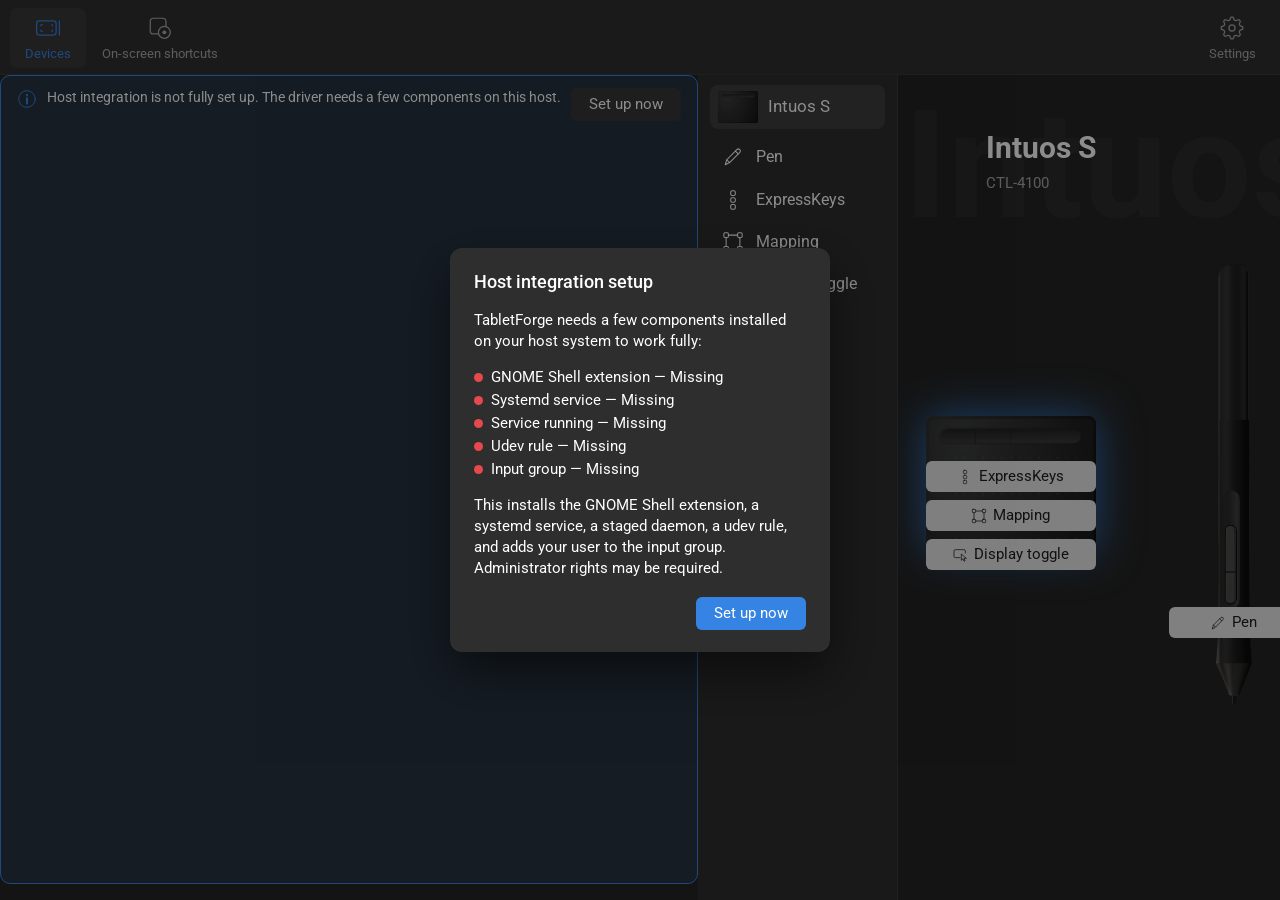
<file: ui/index.html>
<!doctype html>
<html lang="es">
<head>
  <meta charset="utf-8">
  <meta name="viewport" content="width=device-width, initial-scale=1">
  <title>TabletForge</title>
  <link rel="stylesheet" href="style.css">
  <link rel="stylesheet" href="select.css">
</head>
<body>
  <header class="toolbar">
    <nav class="toolbar-group">
      <a class="tool" data-route="devices" href="#/devices"><i class="icon" style="--icon: url(assets/icons/nav-devices.svg)"></i><span data-t="Devices"></span></a>
      <a class="tool" data-route="shortcuts" href="#/shortcuts"><i class="icon" style="--icon: url(assets/icons/nav-shortcuts.svg)"></i><span data-t="On-screen shortcuts"></span></a>
    </nav>
    <nav class="toolbar-group">
      <a class="tool" data-route="settings" href="#/settings"><i class="icon" style="--icon: url(assets/icons/nav-settings.svg)"></i><span data-t="Settings"></span></a>
    </nav>
  </header>
  <main id="view"></main>
  <div id="toast" role="status" hidden></div>
  <script src="app.js"></script>
</body>
</html>
</file>
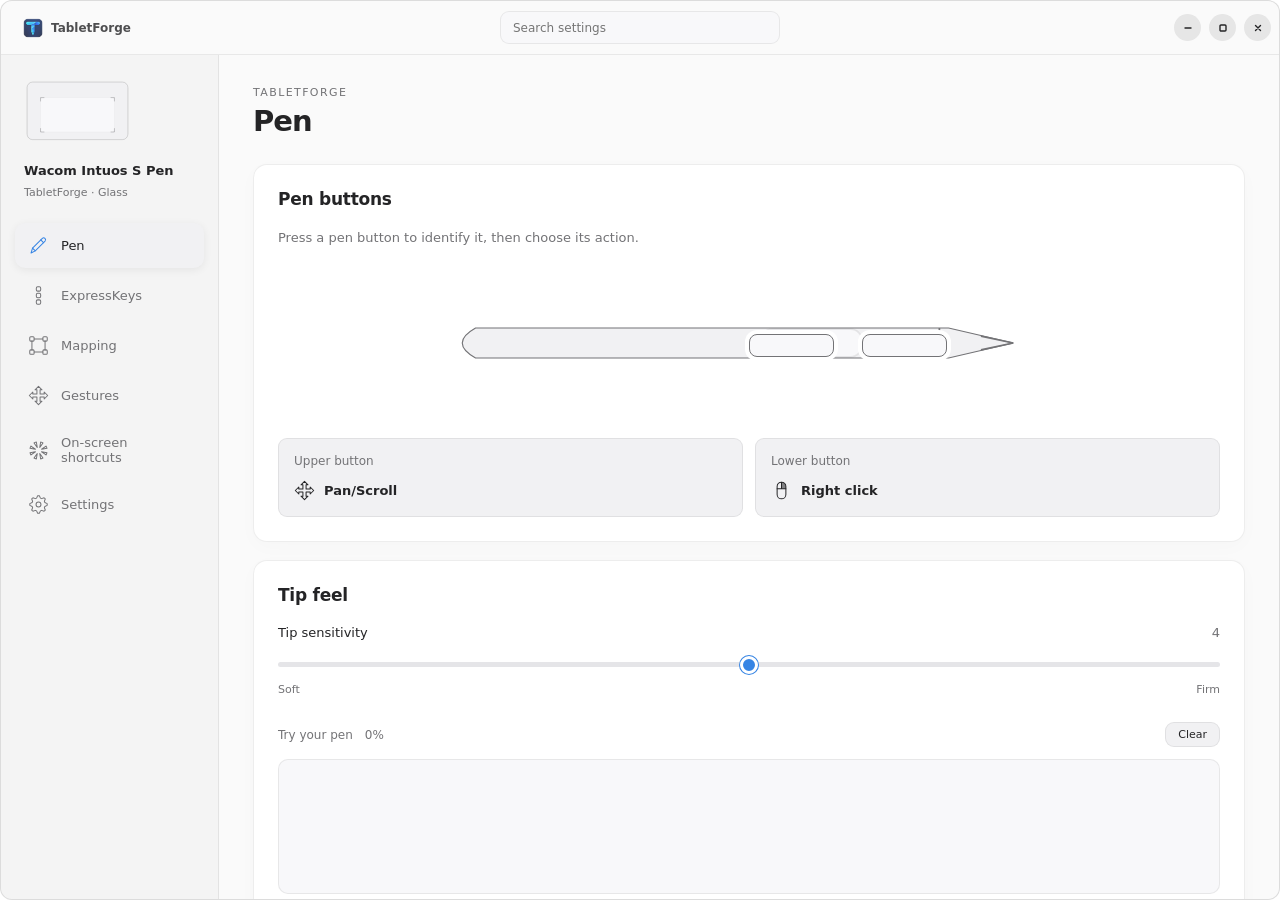
<file: ui/glass.html>
<!doctype html>
<html lang="en">
  <head>
    <meta charset="UTF-8" />
    <meta name="viewport" content="width=device-width, initial-scale=1" />
    <title>TabletForge · Glass</title>
    <link rel="stylesheet" href="frame.css" />
    <link rel="stylesheet" href="glass.css" />
    <link rel="stylesheet" href="select.css" />
  </head>
  <body>
    <div id="glass"></div>
    <div id="toast" role="status" hidden></div>
    <script src="app.js"></script>
    <script src="glass.js"></script>
  </body>
</html>
</file>
<file: ui/style.css>
/* Roboto (SIL Open Font License, assets/fonts/OFL.txt), from Fontsource. */
@font-face {
  font-family: "Roboto";
  font-style: normal;
  font-display: swap;
  font-weight: 100 900;
  src: url("assets/fonts/roboto-cyrillic-wght-normal.woff2") format("woff2");
  unicode-range: U+0301,U+0400-045F,U+0490-0491,U+04B0-04B1,U+2116;
}
@font-face {
  font-family: "Roboto";
  font-style: normal;
  font-display: swap;
  font-weight: 100 900;
  src: url("assets/fonts/roboto-latin-ext-wght-normal.woff2") format("woff2");
  unicode-range: U+0100-02BA,U+02BD-02C5,U+02C7-02CC,U+02CE-02D7,U+02DD-02FF,U+0304,U+0308,U+0329,U+1D00-1DBF,U+1E00-1E9F,U+1EF2-1EFF,U+2020,U+20A0-20AB,U+20AD-20C0,U+2113,U+2C60-2C7F,U+A720-A7FF;
}
@font-face {
  font-family: "Roboto";
  font-style: normal;
  font-display: swap;
  font-weight: 100 900;
  src: url("assets/fonts/roboto-latin-wght-normal.woff2") format("woff2");
  unicode-range: U+0000-00FF,U+0131,U+0152-0153,U+02BB-02BC,U+02C6,U+02DA,U+02DC,U+0304,U+0308,U+0329,U+2000-206F,U+20AC,U+2122,U+2191,U+2193,U+2212,U+2215,U+FEFF,U+FFFD;
}

:root {
  /* Neutral greys and accent from GNOME's Adwaita dark palette. */
  --bg: #242424;
  --bar: #303030;
  --line: #3a3a3a;
  --panel: #2e2e2e;
  --view: #1e1e1e;
  --raised: #383838;
  --raised-hover: #444444;
  --track: #4a4a4a;
  --text: #ffffff;
  --muted: #a8a8a8;
  --faint: #707070;
  --accent: #3584e4;
  --accent-strong: #3584e4;
  --chip: #e8e8e8;
  --chip-text: #1e1e1e;
  --sidebar: #2e2e2e;
  --radius: 8px;
  color-scheme: dark;
}

* { box-sizing: border-box; }
html, body { height: 100%; margin: 0; }
body {
  display: flex;
  flex-direction: column;
  background: var(--bg);
  color: var(--text);
  font: 15px/1.4 "Roboto", system-ui, sans-serif;
  user-select: none;
  overflow: hidden;
}
button { font: inherit; color: inherit; }

.icon {
  display: inline-block;
  width: 26px;
  height: 26px;
  background: currentColor;
  -webkit-mask: var(--icon) center / contain no-repeat;
  mask: var(--icon) center / contain no-repeat;
}

/* Toolbar */
.toolbar {
  display: flex;
  justify-content: space-between;
  align-items: center;
  padding: 8px 10px 6px;
  background: var(--bar);
  border-bottom: 1px solid var(--line);
}
.toolbar-group { display: flex; gap: 4px; }
.tool {
  display: flex;
  flex-direction: column;
  align-items: center;
  gap: 4px;
  min-width: 76px;
  padding: 7px 12px 5px;
  border-radius: var(--radius);
  color: var(--muted);
  text-decoration: none;
  font-size: 13px;
}
.tool:hover { color: var(--text); }
.tool.active { background: var(--raised); color: var(--accent); }

#view { flex: 1; display: flex; min-height: 0; }

/* Sidebar */
.sidebar {
  flex: 0 0 200px;
  display: flex;
  flex-direction: column;
  gap: 2px;
  padding: 10px 12px;
  background: var(--sidebar);
  border-right: 1px solid var(--line);
  overflow-y: auto;
}
.side-device {
  display: flex;
  align-items: center;
  gap: 10px;
  padding: 6px 8px;
  margin-bottom: 6px;
  border-radius: var(--radius);
  background: rgba(255, 255, 255, .08);
  font-size: 17px;
}
.side-device img { width: 40px; height: 32px; object-fit: contain; }
.side-heading {
  display: flex;
  align-items: center;
  gap: 8px;
  padding: 10px 6px 4px;
  font-size: 15px;
}
.side-heading::before { content: "⌄"; color: var(--muted); font-size: 13px; }
.side-item {
  display: flex;
  align-items: center;
  gap: 12px;
  padding: 9px 12px;
  border-radius: var(--radius);
  color: var(--text);
  text-decoration: none;
  font-size: 16px;
}
.side-item.sub { padding-left: 26px; font-size: 15px; }
.side-item:hover { background: rgba(255, 255, 255, .06); }
.side-item.active { background: var(--accent-strong); }
.side-item .icon { width: 22px; height: 22px; flex: none; color: var(--text); }
.side-item.dim { color: var(--muted); }

/* Content */
.content { position: relative; flex: 1; min-width: 0; overflow: auto; padding: 22px 28px; }
.watermark {
  position: absolute;
  top: -14px;
  left: 6px;
  font-size: 150px;
  font-weight: 700;
  color: #2b2b2b;
  white-space: nowrap;
  pointer-events: none;
  /* Decoration only: clipped at the page edge instead of widening it. */
  max-width: calc(100% - 6px);
  overflow: hidden;
}
.page-title { position: relative; margin: 30px 0 4px 60px; font-size: 30px; font-weight: 700; }
.page-sub { position: relative; margin-left: 60px; color: var(--muted); }

.chip {
  display: inline-flex;
  align-items: center;
  justify-content: center;
  gap: 6px;
  min-width: 170px;
  padding: 5px 14px;
  border: 0;
  border-radius: 6px;
  background: var(--chip);
  color: var(--chip-text);
  font-size: 15px;
  text-decoration: none;
  cursor: pointer;
}
.chip .icon { width: 16px; height: 16px; }
.button {
  padding: 6px 18px;
  border: 0;
  border-radius: 6px;
  background: var(--raised);
  cursor: pointer;
}
.button:hover { background: var(--raised-hover); }
.button.primary { background: var(--accent); }
.corner { position: absolute; right: 30px; bottom: 26px; }

/* Device overview */
.overview { display: flex; align-items: center; justify-content: center; gap: 120px; margin-top: 70px; }
.tablet { position: relative; width: 400px; }
.tablet img { width: 100%; display: block; }
.tablet.glow .tablet-art { filter: drop-shadow(0 0 22px rgba(53, 132, 228, .8)); }
.tablet .chips {
  position: absolute;
  inset: 33% 0 auto;
  display: flex;
  flex-direction: column;
  align-items: center;
  gap: 8px;
}
.pen-figure { position: relative; height: 440px; }
.pen-figure img { height: 100%; }
.pen-figure .chip { position: absolute; left: 50%; top: 78%; transform: translateX(-50%); min-width: 130px; }

/* Pen page */
.pen-page { display: flex; justify-content: center; gap: clamp(20px, 4vw, 70px); height: 100%; }
.pen-callouts { position: relative; width: min(420px, 34vw); height: min(560px, calc(100vh - 150px)); flex: 0 1 auto; min-width: 250px; }
.pen-callouts > img { position: absolute; right: 12%; top: 0; height: 100%; }
.callout { position: absolute; right: 52px; display: flex; align-items: center; transform: translateY(-50%); }
.callout button {
  background: none;
  border: 0;
  padding: 2px 6px;
  border-radius: 6px;
  font-size: 16px;
  cursor: pointer;
  /* Long labels wrap instead of running off a narrow window. */
  max-width: 160px;
  text-align: right;
  line-height: 1.25;
}
.callout button:hover { background: rgba(255, 255, 255, .08); }
.callout .lead { height: 1px; background: var(--muted); margin-left: 6px; position: relative; }
.callout .lead::before {
  content: "";
  position: absolute;
  top: -3px;
  width: 7px;
  height: 7px;
  border-radius: 50%;
  background: var(--muted);
}
.callout .lead::before { left: -3px; }
.callout .ring {
  position: absolute;
  right: -14px;
  top: -14px;
  width: 26px;
  height: 26px;
  padding: 0;
  border-radius: 50%;
  background: none;
  border: 2px solid rgba(255, 255, 255, .35);
}
button.ring { cursor: pointer; }
button.ring:hover { border-color: rgba(255, 255, 255, .7); background: rgba(255, 255, 255, .08); }
.callout.selected .ring { border-color: var(--accent); box-shadow: 0 0 0 3px rgba(53, 132, 228, .3); }
.callout.selected .ring::after {
  content: "";
  position: absolute;
  inset: 7px;
  border-radius: 50%;
  background: var(--accent);
}


.pen-side { flex: 0 1 330px; min-width: 200px; padding-top: 30px; }
.label { margin: 0 0 10px; font-size: 16px; }
.test-area { position: relative; height: max(120px, min(340px, calc(100vh - 520px))); background: var(--view); cursor: crosshair; }
.test-area canvas { width: 100%; height: 100%; display: block; }
.pressure { height: 10px; margin-top: -10px; background: var(--track); position: relative; }
.pressure span { position: absolute; inset: 0 auto 0 0; background: #dedede; }
.scale { display: flex; justify-content: space-between; margin-top: 8px; color: var(--muted); }

.slider { margin-top: 26px; }
input[type="range"] {
  -webkit-appearance: none;
  width: 100%;
  height: 22px;
  background: transparent;
  --fill: 50%;
}
input[type="range"]::-webkit-slider-runnable-track {
  height: 5px;
  border-radius: 3px;
  background: linear-gradient(90deg, var(--accent) var(--fill), var(--track) var(--fill));
}
input[type="range"]::-webkit-slider-thumb {
  -webkit-appearance: none;
  width: 22px;
  height: 22px;
  margin-top: -8.5px;
  border-radius: 50%;
  background: #f6f6f6;
  box-shadow: 0 1px 3px rgba(0, 0, 0, .5);
}
.ticks { display: flex; justify-content: space-between; padding: 0 9px; margin-top: -2px; }
.ticks i { width: 3px; height: 3px; border-radius: 50%; background: var(--faint); }

/* On-screen shortcuts */
.gesture { display: flex; flex-direction: column; align-items: center; padding: 24px 0; }
.gesture h2 { margin: 0 0 14px; color: var(--muted); font-size: 26px; font-weight: 400; }
.gesture svg { width: 260px; height: 260px; color: #6e6e6e; }
.gesture .slider { width: 420px; }
.toggle-row { display: flex; align-items: center; gap: 12px; margin-top: 28px; width: min(420px, 100%); color: var(--muted); }

.switch { position: relative; width: 52px; height: 30px; flex: 0 0 auto; }
.switch input { position: absolute; opacity: 0; inset: 0; margin: 0; cursor: pointer; }
.switch span { position: absolute; inset: 0; border-radius: 15px; background: var(--track); transition: background .15s; pointer-events: none; }
.switch span::after {
  content: "";
  position: absolute;
  top: 3px;
  left: 3px;
  width: 24px;
  height: 24px;
  border-radius: 50%;
  background: #f6f6f6;
  transition: transform .15s;
}
.switch input:checked + span { background: var(--accent); }
.switch input:checked + span::after { transform: translateX(22px); }

/* Settings */
.tabs {
  display: flex;
  gap: 4px;
  width: max-content;
  margin: 0 auto 0;
  padding: 3px;
  border-radius: var(--radius);
  background: var(--raised);
}
.tabs a { padding: 4px 16px; border-radius: 6px; color: var(--text); text-decoration: none; }
.tabs a.active { background: var(--raised-hover); }
.card { margin: 14px 0 0; padding: 30px 40px; border: 1px solid var(--line); border-radius: 10px; }
/* Settings: the card fills what the tabs leave. */
.content.settings { display: flex; flex-direction: column; }
.content.settings .card { flex: 1 0 auto; }
.card h3 { margin: 0 0 14px; font-weight: 400; font-size: 18px; }
.card hr { border: 0; border-top: 1px solid var(--line); margin: 30px 0; max-width: 760px; }
.status-dot { display: inline-block; width: 9px; height: 9px; margin-right: 8px; border-radius: 50%; background: #e5484d; }
.status-dot.on { background: #30a46c; }

/* Welcome and placeholders */
.welcome { flex: 1; display: flex; align-items: center; }
.welcome .band { width: 100%; padding: 40px; background: var(--raised); text-align: center; }
.welcome .band p { margin: 6px 0; }
.welcome .brand { font-size: 52px; font-weight: 300; letter-spacing: 1px; }
.welcome .brand b { font-weight: 700; }
.note { max-width: 520px; margin: 60px auto; color: var(--muted); text-align: center; }
.note .icon { width: 34px; height: 34px; display: block; margin: 0 auto 12px; }

/* Persistent callout for post-setup info (stays until the app restarts). */
.notice-banner {
  display: flex; align-items: flex-start; gap: 10px;
  margin: 0 0 16px; padding: 12px 16px;
  border-radius: 10px; border: 1px solid var(--accent);
  background: rgba(53, 132, 228, .14);
}
.notice-banner .icon { width: 20px; height: 20px; flex: none; margin-top: 1px; color: var(--accent); }
.notice-banner p { margin: 0; font-size: 14px; }
.notice-banner .button { flex: none; margin-left: auto; }

/* Live progress log of the host setup dialog. */
.setup-log {
  margin: 8px 0 4px; padding: 10px 12px; border-radius: 8px;
  background: rgba(0, 0, 0, .25); max-height: 132px; overflow-y: auto;
  font-size: 12px; line-height: 1.45;
}
.setup-log p { margin: 1px 0; word-break: break-word; }
.setup-log .log-ok { color: #30a46c; }
.setup-log .log-err { color: #e5484d; }
.setup-log .log-info { color: var(--muted); }

#toast {
  position: fixed;
  left: 50%;
  bottom: 24px;
  transform: translateX(-50%);
  padding: 9px 18px;
  border-radius: 8px;
  background: var(--raised);
  box-shadow: 0 6px 20px rgba(0, 0, 0, .4);
}

/* Mapping */
.mapping { display: flex; gap: 40px; justify-content: center; padding-top: 30px; }
.mapping-figure { flex: 0 1 600px; }
.mapping-svg { width: 100%; height: auto; max-height: calc(100vh - 170px); }
.mapping-svg text { text-anchor: middle; font-family: inherit; pointer-events: none; }
.mapping-svg .screen rect { fill: #2c2c2c; stroke: #4a4a4a; stroke-width: 1.5; transition: fill .15s, stroke .15s; }
.mapping-svg .screen.on rect { fill: rgba(53, 132, 228, .32); stroke: var(--accent); stroke-width: 2; }
.mapping-svg .screen.pick { cursor: pointer; }
.mapping-svg .screen.pick:hover rect { stroke: #8a8a8a; }
.mapping-svg .screen.on.pick:hover rect { stroke: #78aef0; }
.mapping-svg .screen-number { fill: var(--muted); font-size: 26px; font-weight: 600; }
.mapping-svg .screen.on .screen-number { fill: #fff; }
.mapping-svg .screen-size { fill: var(--muted); font-size: 12px; }
.mapping-svg .screen.on .screen-size { fill: rgba(255, 255, 255, .75); }
.mapping-svg .span { fill: none; stroke: var(--accent); stroke-width: 1.5; stroke-dasharray: 5 4; }
.mapping-svg .beam { fill: rgba(53, 132, 228, .12); }
.mapping-svg .beam-edge { stroke: rgba(53, 132, 228, .55); stroke-width: 1.5; }
.mapping-svg .area { fill: rgba(53, 132, 228, .35); stroke: var(--accent); stroke-width: 2; }
.mapping-svg .area-unused { fill: rgba(0, 0, 0, .35); stroke: rgba(255, 255, 255, .25); stroke-width: 1; stroke-dasharray: 4 3; }
.mapping-options { flex: 0 0 300px; padding-top: 40px; }
.radio { display: flex; align-items: center; gap: 10px; margin: 8px 0; cursor: pointer; }
.radio input { position: absolute; opacity: 0; }
.radio span { width: 20px; height: 20px; flex: 0 0 auto; border-radius: 50%; background: var(--track); }
.radio input:checked + span { background: var(--accent); box-shadow: inset 0 0 0 6px var(--accent), inset 0 0 0 10px #fff; }
.help {
  display: inline-grid; place-items: center; width: 20px; height: 20px; margin-left: 8px;
  border: 1.5px solid var(--muted); border-radius: 50%; color: var(--muted); font-size: 12px; cursor: help;
}

/* ExpressKeys */
.keys-figure { display: flex; justify-content: center; padding-top: 220px; }
.keys-tablet { position: relative; width: min(485px, 52vh); }
.keys-tablet img { width: 100%; display: block; }
.key-leads {
  position: absolute;
  left: 0;
  top: -220px;
  width: 100%;
  height: calc(100% + 220px);
  overflow: visible;
  pointer-events: none;
}
.key-leads polyline { fill: none; stroke: var(--accent); stroke-width: 2; }
.key-leads circle { fill: var(--accent); }
.key-label {
  position: absolute;
  transform: translateX(-50%);
  padding: 2px 8px;
  border: 0;
  border-radius: 6px;
  background: none;
  color: var(--text);
  font-size: 16px;
  white-space: nowrap;
  cursor: pointer;
}
.key-label:hover { background: rgba(255, 255, 255, .08); }
.key-ring {
  position: absolute;
  width: 17%;
  height: 10%;
  transform: translate(-50%, -50%);
  border: 2px solid rgba(255, 255, 255, .25);
  border-radius: 999px;
  background: none;
  cursor: pointer;
}
.key-ring:hover { border-color: rgba(255, 255, 255, .7); background: rgba(255, 255, 255, .08); }
.key-ring.selected { border-color: var(--accent); box-shadow: 0 0 0 3px rgba(53, 132, 228, .3); }
.key-ring.held { border-color: var(--accent); background: rgba(53, 132, 228, .35); }

select.button { min-width: 200px; }

.dialog-backdrop {
  position: fixed;
  inset: 0;
  z-index: 20;
  display: grid;
  place-items: center;
  background: rgba(0, 0, 0, .45);
}
.dialog { width: 380px; padding: 22px 24px; border-radius: 12px; background: var(--panel); box-shadow: 0 20px 50px rgba(0, 0, 0, .5); }
.dialog h3 { margin: 0 0 6px; font-weight: 500; }
.dialog-hint { margin: 0 0 14px; color: var(--muted); }
.capture {
  padding: 14px;
  border: 2px solid var(--accent);
  border-radius: 8px;
  background: var(--view);
  font-size: 20px;
  text-align: center;
  outline: none;
}
.dialog-buttons { display: flex; justify-content: flex-end; gap: 8px; margin-top: 18px; }
.button:disabled { opacity: .5; cursor: default; }

/* Display toggle */
.toggle-page { display: flex; flex-direction: column; align-items: center; padding-top: 30px; }
.toggle-anim { width: min(520px, 70%); max-height: 34vh; }
.toggle-anim .tg-screen, .toggle-anim .tg-tablet { fill: var(--view); stroke: var(--line); stroke-width: 2; }
.toggle-anim .stand { fill: none; stroke: var(--line); stroke-width: 4; stroke-linecap: round; }
.toggle-anim .active { fill: none; stroke: var(--muted); stroke-dasharray: 4 3; }
.toggle-anim .key { fill: var(--line); }
.toggle-anim .key.press { fill: var(--accent); opacity: 0; animation: toggle-press 2.5s ease-out infinite; }
.toggle-anim .beam { fill: var(--accent); opacity: .18; }
.toggle-anim .target { fill: none; stroke: var(--accent); stroke-width: 3; }
.toggle-anim .cursor { fill: var(--text); }
.toggle-anim .phase { opacity: 0; animation: toggle-phase 7.5s ease-in-out infinite; }
/* Negative delays start each phase mid-cycle, so the loop opens on "all". */
.toggle-anim .p1 { animation-delay: -5s; }
.toggle-anim .p2 { animation-delay: -2.5s; }
@keyframes toggle-phase {
  0% { opacity: 0; }
  5%, 30% { opacity: 1; }
  35%, 100% { opacity: 0; }
}
@keyframes toggle-press {
  0% { opacity: 1; }
  25%, 100% { opacity: 0; }
}
@media (prefers-reduced-motion: reduce) {
  .toggle-anim .phase, .toggle-anim .key.press { animation: none; }
  .toggle-anim .p0 { opacity: 1; }
}
.toggle-text { max-width: 560px; margin: 28px 0 30px; font-size: 19px; line-height: 1.35; }
.toggle-status { color: var(--muted); }
.toggle-status b { color: var(--text); font-weight: 500; }

.gesture-hint { max-width: 460px; margin: 22px auto 18px; color: var(--muted); text-align: center; line-height: 1.45; }

/* Actions panel, opened by selecting a pen button or ExpressKey */
.actions {
  flex: 0 0 230px;
  padding: 10px 0;
  background: var(--sidebar-plain);
  border-right: 1px solid var(--line);
  overflow-y: auto;
}
.hold-time { margin: 0 16px 14px; padding: 12px 14px; border: 1px solid var(--line); border-radius: 10px; background: var(--raised); }
.hold-time .label { margin: 0 0 6px; }
.hold-time .hint { margin: 8px 0 0; color: var(--muted); font-size: 12px; line-height: 1.4; }
.actions h3 { margin: 4px 16px 10px; font-size: 20px; font-weight: 400; }
.actions summary {
  padding: 8px 14px;
  font-size: 16px;
  cursor: pointer;
  list-style: none;
}
.actions summary::before { content: "›"; display: inline-block; width: 16px; color: var(--muted); transition: transform .15s; }
.actions details[open] > summary::before { transform: rotate(90deg); }
.action {
  display: flex;
  align-items: center;
  gap: 10px;
  width: 100%;
  padding: 8px 14px 8px 30px;
  border: 0;
  background: none;
  color: var(--text);
  font: inherit;
  font-size: 15px;
  text-align: left;
  cursor: pointer;
}
.action .icon { width: 22px; height: 22px; flex: none; }
.action:hover { background: rgba(255, 255, 255, .06); }
.action.active { background: var(--accent-strong); }
.callout.selected button, .key-label.selected { color: var(--accent); }
.callout.selected .lead { background: var(--accent); }

.autostart-row { display: flex; align-items: center; gap: 20px; }
.backup-buttons { display: flex; flex-wrap: wrap; gap: 10px; margin-bottom: 24px; }
.backups { width: 100%; border-collapse: collapse; text-align: left; }
.backups th, .backups td { padding: 12px 8px; border-bottom: 1px solid var(--line); overflow-wrap: anywhere; }
.backups td:first-child { max-width: 260px; }
.backups td:last-child { white-space: nowrap; }
.dialog #backup-title { width: 100%; box-sizing: border-box; margin-top: 8px; padding: 8px; }

/* On-screen shortcuts */
.start-cards { display: grid; grid-template-columns: repeat(3, minmax(0, 260px)); gap: 20px; margin: 50px 0 0 60px; }
.start-card {
  display: flex;
  flex-direction: column;
  gap: 10px;
  padding: 22px;
  border-radius: 12px;
  background: var(--panel);
  border: 1px solid var(--line);
  color: var(--text);
  text-decoration: none;
}
.start-card:hover { background: var(--raised); }
.start-card .icon { width: 44px; height: 44px; color: var(--accent); }
.start-card span { color: var(--muted); font-size: 14px; }

.on-screen { display: flex; flex-wrap: wrap; gap: 20px 50px; justify-content: center; padding-top: 10px; }
.on-screen-preview { min-width: 0; max-width: 100%; }
.on-screen-preview .radial { width: min(var(--d), 100%); height: auto; aspect-ratio: 1; }
.on-screen-preview { display: flex; flex-direction: column; align-items: center; }
.on-screen-preview h2 { font-weight: 400; font-size: 22px; color: var(--muted); }
.on-screen-options { flex: 0 1 240px; min-width: 200px; padding-top: 70px; }
.on-screen-options .slider { margin-bottom: 26px; }
.text-input { width: 100%; margin-bottom: 26px; padding: 7px 10px; border: 1px solid var(--line); border-radius: 6px; background: var(--view); color: var(--text); font: inherit; }

.radial { position: relative; width: var(--d); height: var(--d); font-size: var(--text); }
.radial svg { width: 100%; height: 100%; overflow: visible; filter: drop-shadow(0 8px 24px rgba(0, 0, 0, .45)); }
.slice { fill: var(--raised); stroke: var(--bg); stroke-width: 1.2; cursor: pointer; }
.slice:hover { fill: var(--raised-hover); }
.slice.selected { fill: var(--accent); }
.hub { fill: var(--panel); stroke: var(--bg); stroke-width: 1.2; }
.slice-label {
  position: absolute;
  transform: translate(-50%, -50%);
  display: flex;
  flex-direction: column;
  align-items: center;
  gap: 4px;
  width: 22%;
  text-align: center;
  line-height: 1.15;
  pointer-events: none;
}
.slice-label .icon { width: 1.9em; height: 1.9em; }
.slice-label.off, .cell.off { color: var(--faint); }
.hub-close, .panel-close {
  position: absolute;
  display: grid;
  place-items: center;
  border: 0;
  border-radius: 50%;
  background: none;
  color: var(--muted);
  cursor: pointer;
}
.hub-close { left: 50%; top: 50%; width: 22%; height: 22%; transform: translate(-50%, -50%); }
.hub-close:hover, .panel-close:hover { color: var(--text); background: rgba(255, 255, 255, .08); }
.hub-close .icon { width: 40%; height: 40%; }

.grid-panel {
  padding: 10px 12px 12px;
  border-radius: 12px;
  background: var(--panel);
  border: 1px solid var(--line);
  box-shadow: 0 10px 30px rgba(0, 0, 0, .45);
  font-size: var(--text);
}
.grid-panel header { display: flex; align-items: center; justify-content: space-between; padding: 0 2px 10px; color: var(--muted); }
.panel-close { position: static; width: 26px; height: 26px; }
.panel-close .icon { width: 14px; height: 14px; }
.cells { display: grid; grid-template-columns: repeat(4, var(--cell)); grid-auto-rows: var(--cell); gap: 6px; }
.cell {
  display: flex;
  flex-direction: column;
  align-items: center;
  justify-content: center;
  gap: 4px;
  padding: 4px;
  border: 0;
  border-radius: 8px;
  background: var(--raised);
  font-size: inherit;
  line-height: 1.15;
  cursor: pointer;
}
.cell:hover { background: var(--raised-hover); }
.cell.selected { background: var(--accent); }
.cell .icon { width: 1.9em; height: 1.9em; }
.cell.key { font-size: 1.5em; }

/* The shortcut window itself: transparent, full screen, menu under the pen. */
/* No inline <style> in shortcut.html: Tauri would add its hash to the CSP,
   which disables 'unsafe-inline' and with it every style="" attribute. */
html.overlay, body.overlay { background: transparent; }
.overlay-menu {
  position: absolute;
  transform: translate(-50%, -50%) scale(.9);
  opacity: 0;
  transition: opacity .12s ease-in, transform .12s ease-in;
}
.overlay-menu.shown {
  transform: translate(-50%, -50%);
  opacity: 1;
  transition: opacity .14s ease-out, transform .18s cubic-bezier(.2, .8, .2, 1);
}

.pen-side .toggle-row { margin: 18px 0 4px; }
.pen-side .gesture-hint { margin: 0; max-width: 360px; text-align: left; font-size: 13px; }
.callout.held button { color: var(--accent); }
.callout.held .ring { border-color: var(--accent); background: rgba(53, 132, 228, .35); }
.card p.hint { margin: 8px 0 0; max-width: 720px; color: var(--muted); font-size: 13px; line-height: 1.45; }
</file>
<file: ui/select.css>
/* Selects in every interface: a flat field with a chevron, and a custom
   option list (app.js) instead of GTK's native popup. */
select:is(*, [class]) {
  appearance: none;
  -webkit-appearance: none;
  padding: 7px 34px 7px 12px;
  border: 1px solid var(--line);
  border-radius: 8px;
  background: var(--raised)
    url("data:image/svg+xml,%3Csvg xmlns='http://www.w3.org/2000/svg' viewBox='0 0 12 8'%3E%3Cpath d='M1 1.5l5 5 5-5' fill='none' stroke='%23a8a8a8' stroke-width='1.6' stroke-linecap='round' stroke-linejoin='round'/%3E%3C/svg%3E")
    no-repeat right 12px center / 11px 7px;
  color: var(--text);
  font: inherit;
  line-height: 1.3;
  cursor: pointer;
}
select:is(*, [class]):hover {
  background-color: var(--raised-hover);
}
select:focus {
  outline: none;
}
select:is(*, [class]):focus-visible,
select.dd-open {
  border-color: var(--accent);
  box-shadow: 0 0 0 3px color-mix(in srgb, var(--accent) 30%, transparent);
  outline: none;
}

.dd-menu {
  position: fixed;
  z-index: 1000;
  box-sizing: border-box;
  max-height: 320px;
  overflow-y: auto;
  padding: 4px;
  border: 1px solid var(--line);
  border-radius: 10px;
  background: var(--panel);
  color: var(--text);
  box-shadow: 0 10px 30px rgba(0, 0, 0, 0.45);
  font-size: 14px;
}
.dd-group {
  padding: 8px 10px 4px;
  color: var(--muted);
  font-size: 12px;
}
.dd-option {
  display: flex;
  align-items: center;
  gap: 12px;
  padding: 7px 10px 7px 12px;
  border-radius: 6px;
  cursor: pointer;
  white-space: nowrap;
}
.dd-option span {
  flex: 1;
  min-width: 0;
  overflow: hidden;
  text-overflow: ellipsis;
}
/* The check mark sits at the right edge. */
.dd-option::after {
  content: "";
  flex: 0 0 14px;
  height: 14px;
}
.dd-option[aria-selected="true"]::after {
  background: url("data:image/svg+xml,%3Csvg xmlns='http://www.w3.org/2000/svg' viewBox='0 0 14 14'%3E%3Cpath d='M2.5 7.5l3 3 6-7' fill='none' stroke='%23e8e8e8' stroke-width='1.8' stroke-linecap='round' stroke-linejoin='round'/%3E%3C/svg%3E")
    no-repeat center / 14px;
}
.dd-option.active {
  background: var(--raised-hover);
}
.dd-option.disabled {
  opacity: 0.45;
  cursor: default;
}
</file>
<file: ui/frame.css>
/* Shared by the interfaces that draw their own window (no system frame):
   the title bar, resize edges and the 4% see-through window surface.
   Each interface sets --wf-surface (its background colour, 96% opaque),
   --wf-text and --wf-hover. */

html,
body {
  background: transparent;
}

.wf-window {
  position: fixed;
  inset: 0;
  display: flex;
  flex-direction: column;
  overflow: hidden;
  border: 1px solid rgba(255, 255, 255, 0.08);
  border-radius: 12px;
  background: var(--wf-surface);
}

@media (prefers-color-scheme: light) {
  .wf-window {
    border-color: rgba(0, 0, 0, 0.12);
  }
}

.window-frame {
  flex: none;
  display: flex;
  align-items: center;
  justify-content: space-between;
  height: 40px;
  padding: 0 8px 0 16px;
  user-select: none;
}

.wf-title {
  flex: 1;
  display: flex;
  align-items: center;
  gap: 8px;
  font-size: 13px;
  font-weight: 600;
  color: var(--wf-text);
  opacity: 0.8;
}

.wf-title img {
  width: 20px;
  height: 20px;
}

.wf-buttons {
  display: flex;
  gap: 6px;
}

.wf-button {
  display: grid;
  place-items: center;
  width: 26px;
  height: 26px;
  padding: 0;
  border: 0;
  border-radius: 50%;
  background: rgba(127, 127, 127, 0.16);
  color: var(--wf-text);
  cursor: default;
}

.wf-button:hover {
  background: var(--wf-hover);
}

.wf-button[data-window="close"]:hover {
  background: #e01b24;
  color: #fff;
}

.wf-button svg {
  width: 10px;
  height: 10px;
  fill: none;
  stroke: currentColor;
  stroke-width: 1.4;
  stroke-linecap: round;
}

.wf-edge {
  position: fixed;
  z-index: 100;
}

.wf-North,
.wf-South {
  left: 12px;
  right: 12px;
  height: 5px;
}

.wf-East,
.wf-West {
  top: 12px;
  bottom: 12px;
  width: 5px;
}

.wf-North { top: 0; cursor: n-resize; }
.wf-South { bottom: 0; cursor: s-resize; }
.wf-East { right: 0; cursor: e-resize; }
.wf-West { left: 0; cursor: w-resize; }

.wf-NorthEast,
.wf-NorthWest,
.wf-SouthEast,
.wf-SouthWest {
  width: 12px;
  height: 12px;
}

.wf-NorthEast { top: 0; right: 0; cursor: ne-resize; }
.wf-NorthWest { top: 0; left: 0; cursor: nw-resize; }
.wf-SouthEast { bottom: 0; right: 0; cursor: se-resize; }
.wf-SouthWest { bottom: 0; left: 0; cursor: sw-resize; }
</file>
<file: ui/glass.css>
:root {
  color-scheme: dark;
  --wf-surface: rgba(28, 28, 30, 0.96);
  --wf-text: #ededee;
  --wf-hover: #444446;
  --text: #ededee;
  --muted: #a5a5a8;
  --panel: #252527;
  --raised: #303032;
  --raised-hover: #3b3b3e;
  --bg: #1c1c1e;
  --line: rgba(255, 255, 255, 0.07);
  --accent: #3584e4;
  --sidebar: rgba(255, 255, 255, 0.035);
  --shadow: 0 8px 28px #0002;
  --faint: #818184;
  font-family:
    system-ui,
    -apple-system,
    BlinkMacSystemFont,
    "Segoe UI",
    sans-serif;
  font-size: 14px;
  color: var(--text);
}
* {
  box-sizing: border-box;
}
body {
  margin: 0;
}
button,
input,
select {
  font: inherit;
}
button,
a,
input,
select {
  -webkit-tap-highlight-color: transparent;
}
button,
select {
  color: var(--text);
  background: var(--raised);
  border: 1px solid var(--line);
  border-radius: 9px;
  padding: 9px 13px;
  cursor: pointer;
}
button:hover,
select:hover {
  background: var(--raised-hover);
}
button:disabled {
  opacity: 0.5;
  cursor: default;
}
button:focus-visible,
a:focus-visible,
input:focus-visible,
select:focus-visible,
[tabindex]:focus-visible {
  outline: 2px solid var(--accent);
  outline-offset: 3px;
}
a {
  color: inherit;
  text-decoration: none;
}
input:not([type="range"]):not([type="checkbox"]) {
  color: var(--text);
  background: var(--bg);
  border: 1px solid var(--line);
  border-radius: 9px;
  padding: 10px 12px;
  min-width: 0;
}
h1 {
  font-size: 29px;
  letter-spacing: -0.9px;
  margin: 5px 0 0;
  font-weight: 650;
}
h2 {
  font-size: 17px;
  letter-spacing: -0.25px;
  margin: 0 0 18px;
  font-weight: 650;
}
h3 {
  font-size: 14px;
  margin: 0 0 6px;
}
p {
  line-height: 1.65;
}
small,
.hint {
  color: var(--muted);
}
.hint {
  font-size: 13px;
  margin: 0 0 20px;
}
.icon {
  display: inline-block;
  width: 21px;
  height: 21px;
  flex: none;
  background: currentColor;
  mask: var(--icon) center/contain no-repeat;
  -webkit-mask: var(--icon) center/contain no-repeat;
}
.window-frame {
  height: 54px;
  border-bottom: 1px solid var(--line);
  padding-left: 22px;
}
.wf-title {
  font-weight: 550;
  font-size: 12px;
}
.wf-buttons {
  gap: 8px;
}
.wf-button {
  width: 27px;
  height: 27px;
}
.search-wrap {
  position: absolute;
  top: 10px;
  left: 50%;
  transform: translateX(-50%);
  width: 280px;
  z-index: 10;
}
.search-wrap input {
  width: 100%;
  height: 33px;
  font-size: 12px;
}
.app-layout {
  display: grid;
  grid-template-columns: 218px minmax(0, 1fr);
  flex: 1;
  min-height: 0;
}
aside {
  background: var(--sidebar);
  border-right: 1px solid var(--line);
  display: flex;
  flex-direction: column;
  padding: 24px 14px 18px;
}
.device-card {
  padding: 0 9px 24px;
  display: flex;
  flex-direction: column;
  gap: 6px;
}
.device-card strong {
  font-size: 13px;
  line-height: 1.5;
}
.device-card small {
  font-size: 11px;
}
.mini-tablet {
  width: 107px;
  margin-bottom: 12px;
}
.mini-tablet svg {
  display: block;
  width: 100%;
  height: auto;
}
.side-nav {
  display: flex;
  flex-direction: column;
  gap: 5px;
}
.side-nav a {
  display: flex;
  align-items: center;
  gap: 12px;
  padding: 12px 13px;
  border-radius: 10px;
  font-size: 13px;
  color: var(--muted);
}
.side-nav a:hover {
  background: var(--sidebar);
  color: var(--text);
}
.side-nav a.active {
  background: var(--raised);
  color: var(--text);
  box-shadow: 0 2px 8px #0001;
}
.side-nav a.active .icon {
  color: var(--accent);
}
.sidebar-foot {
  margin-top: auto;
  padding: 24px 12px 0;
  font-size: 11px;
  color: var(--muted);
}
main {
  overflow: auto;
  padding: 28px 34px 40px;
}
.page-heading {
  margin-bottom: 26px;
}
.page-heading small {
  font-size: 11px;
  text-transform: uppercase;
  letter-spacing: 1.4px;
}
.card {
  border: 1px solid var(--line);
  border-radius: 14px;
  background: var(--panel);
  padding: 24px;
  margin: 0 0 18px;
  box-shadow: var(--shadow);
}
#glass-content {
  max-width: 1050px;
  margin: auto;
}
.page-heading {
  max-width: 1050px;
  margin-left: auto;
  margin-right: auto;
}
.two-col {
  display: grid;
  grid-template-columns: 1fr 1fr;
  gap: 12px;
}
.action-row {
  padding: 15px;
  text-align: left;
  display: flex;
  flex-direction: column;
  gap: 12px;
  background: var(--raised);
}
.action-row > span {
  font-size: 12px;
  color: var(--muted);
}
.action-row strong {
  font-size: 13px;
  font-weight: 550;
  display: flex;
  gap: 9px;
  align-items: center;
}
.pen-stage {
  position: relative;
  margin: 14px 0 20px;
}
.pen-stage svg {
  display: block;
  width: 100%;
  max-height: 150px;
}
.device-fill {
  fill: var(--raised);
  stroke: var(--muted);
  stroke-width: 1;
}
.device-area {
  fill: var(--bg);
  stroke: var(--line);
  stroke-width: 1.5;
}
.device-line {
  fill: none;
  stroke: var(--muted);
  stroke-width: 1.5;
}
.hotspot {
  border: 1px solid var(--muted);
  background: var(--bg);
  box-shadow: 0 0 0 4px var(--panel);
  padding: 0;
}
.pen-hotspot {
  position: absolute;
  top: 44%;
  width: 9%;
  height: 15%;
  border-radius: 8px;
}
.held {
  background: var(--accent) !important;
  color: #fff !important;
  border-color: var(--accent) !important;
  box-shadow: 0 0 0 4px #3584e42b !important;
}
.tablet-stage {
  position: relative;
  width: min(100%, 440px);
  margin: 10px auto 26px;
}
.tablet-stage > svg {
  display: block;
  width: 100%;
}
.tablet-keys {
  position: absolute;
  top: 14%;
  left: 23%;
  right: 23%;
  display: flex;
  justify-content: space-between;
}
.tablet-keys button {
  width: 20%;
  height: 28px;
  border-radius: 7px;
  font-size: 11px;
}
.range-row {
  display: block;
  margin: 20px 0 26px;
}
.range-row > span:first-child {
  display: flex;
  justify-content: space-between;
  font-size: 13px;
  margin-bottom: 12px;
}
.range-row output {
  color: var(--muted);
  font-variant-numeric: tabular-nums;
}
.range-row input {
  width: 100%;
  appearance: none;
  -webkit-appearance: none;
  height: 5px;
  border-radius: 9px;
  background: var(--raised-hover);
  cursor: pointer;
  margin: 10px 0;
}
.range-row input::-webkit-slider-thumb {
  appearance: none;
  width: 18px;
  height: 18px;
  background: var(--accent);
  border: 3px solid var(--panel);
  border-radius: 50%;
  box-shadow: 0 0 0 1px var(--accent);
}
.range-ends {
  display: flex;
  justify-content: space-between;
  margin-top: 6px;
}
.range-ends small {
  font-size: 11px;
}
.switch-row {
  display: flex;
  align-items: center;
  gap: 14px;
  position: relative;
  min-height: 46px;
  font-size: 13px;
  cursor: pointer;
}
.switch-row > span:first-child {
  flex: 1;
}
.switch-row input {
  position: absolute;
  right: 0;
  opacity: 0;
  width: 36px;
  height: 24px;
  cursor: pointer;
}
.switch-track {
  width: 36px;
  height: 22px;
  border-radius: 20px;
  background: var(--raised-hover);
  border: 1px solid var(--line);
  pointer-events: none;
}
.switch-track:after {
  content: "";
  display: block;
  width: 16px;
  height: 16px;
  margin: 2px;
  background: var(--text);
  border-radius: 50%;
  transition: transform 0.12s;
}
.switch-row input:checked + .switch-track {
  background: var(--accent);
}
.switch-row input:checked + .switch-track:after {
  transform: translateX(14px);
  background: white;
}
.switch-row input:focus-visible + .switch-track {
  outline: 2px solid var(--accent);
  outline-offset: 4px;
}
.test-head {
  display: flex;
  align-items: center;
  gap: 12px;
  margin-bottom: 12px;
  font-size: 12px;
  color: var(--muted);
}
.test-head button {
  margin-left: auto;
  font-size: 11px;
  padding: 5px 12px;
}
#pen-test {
  width: 100%;
  height: 135px;
  display: block;
  border: 1px solid var(--line);
  border-radius: 10px;
  touch-action: none;
  background: var(--bg);
  cursor: crosshair;
}
.pressure-track {
  height: 3px;
  margin-top: 10px;
  background: var(--raised);
  border-radius: 4px;
  overflow: hidden;
}
.pressure-track span {
  height: 100%;
  display: block;
  background: var(--accent);
  width: 0;
}
footer {
  display: flex;
  justify-content: flex-end;
  margin-top: 20px;
}
.monitor-layout {
  position: relative;
  max-height: 240px;
  width: 100%;
  margin: 12px 0 24px;
}
.monitor {
  position: absolute;
  display: flex;
  flex-direction: column;
  align-items: center;
  justify-content: center;
  gap: 5px;
  border-radius: 10px;
  border: 3px solid var(--panel);
  font-size: 12px;
  overflow: hidden;
}
.monitor svg {
  width: 55px;
  height: 40px;
  fill: none;
  stroke: currentColor;
  stroke-width: 2;
}
.monitor.selected,
button[aria-pressed="true"] {
  border-color: var(--accent);
}
.monitor small {
  font-size: 10px;
}
.setting-row {
  display: flex;
  align-items: center;
  justify-content: space-between;
  gap: 20px;
  padding: 16px 0;
  border-bottom: 1px solid var(--line);
}
.setting-row:first-of-type {
  padding-top: 0;
}
.setting-row p {
  font-size: 12px;
  color: var(--muted);
  margin: 0;
}
.setting-row select {
  max-width: 240px;
}
.backup-actions {
  display: flex;
  gap: 8px;
  flex-wrap: wrap;
  margin-bottom: 22px;
}
.backup-row {
  display: flex;
  gap: 10px;
  align-items: center;
  padding: 15px 0;
  border-top: 1px solid var(--line);
}
.backup-row > div {
  flex: 1;
  min-width: 0;
}
.backup-row strong {
  font-size: 13px;
  overflow-wrap: anywhere;
}
.backup-row small {
  display: block;
  margin-top: 6px;
  font-size: 11px;
}
.backup-row button {
  font-size: 12px;
}
#daemon-banner {
  display: flex;
  gap: 16px;
  align-items: center;
  padding: 14px 18px;
  background: var(--raised);
  border: 1px solid var(--accent);
  border-radius: 12px;
  font-size: 12px;
  margin-bottom: 20px;
}
#daemon-banner span {
  flex: 1;
}
.tabs {
  display: flex;
  gap: 5px;
  background: var(--panel);
  border: 1px solid var(--line);
  padding: 5px;
  border-radius: 12px;
  margin-bottom: 20px;
}
.tabs a {
  flex: 1;
  text-align: center;
  padding: 10px 4px;
  font-size: 12px;
  border-radius: 8px;
  color: var(--muted);
}
.tabs a.active {
  background: var(--raised);
  color: var(--text);
}
.preview {
  overflow: auto;
  display: flex;
  justify-content: safe center;
  padding: 16px 4px 28px;
}
.radial {
  position: relative;
  flex: none;
  width: var(--d);
  height: var(--d);
  font-size: var(--text);
}
.radial svg {
  width: 100%;
  height: 100%;
}
.slice {
  fill: var(--raised);
  stroke: var(--panel);
  stroke-width: 1.2;
  cursor: pointer;
}
.slice:hover,
.slice:focus {
  fill: var(--raised-hover);
}
.slice.selected {
  fill: var(--accent);
}
.hub {
  fill: var(--bg);
  stroke: var(--panel);
  stroke-width: 1.2;
}
.slice-label {
  position: absolute;
  transform: translate(-50%, -50%);
  display: flex;
  flex-direction: column;
  align-items: center;
  gap: 4px;
  width: 28%;
  text-align: center;
  font-size: inherit;
  pointer-events: none;
  line-height: 1.15;
  overflow-wrap: anywhere;
}
.slice-label .icon {
  width: 1.8em;
  height: 1.8em;
}
.slice-label.off,
.cell.off {
  color: var(--faint);
}
.hub-close,
.panel-close {
  position: absolute;
  display: grid;
  place-items: center;
  padding: 0;
  border: 0;
  background: transparent;
  color: var(--muted);
}
.hub-close {
  left: 50%;
  top: 50%;
  width: 20%;
  height: 20%;
  transform: translate(-50%, -50%);
  border-radius: 50%;
}
.hub-close .icon {
  width: 40%;
  height: 40%;
}
.grid-panel {
  flex: none;
  background: var(--bg);
  border: 1px solid var(--line);
  padding: 12px;
  border-radius: 14px;
  font-size: var(--text);
}
.grid-panel header {
  display: flex;
  align-items: center;
  justify-content: space-between;
  padding-bottom: 12px;
  color: var(--muted);
}
.panel-close {
  position: static;
  width: 22px;
  height: 22px;
}
.cells {
  display: grid;
  grid-template-columns: repeat(4, var(--cell));
  grid-auto-rows: var(--cell);
  gap: 6px;
}
.cell {
  padding: 6px;
  display: flex;
  flex-direction: column;
  align-items: center;
  justify-content: center;
  gap: 6px;
  font-size: inherit;
  overflow: hidden;
}
.cell .icon {
  width: 1.8em;
  height: 1.8em;
}
.cell.key {
  font-size: 1.5em;
}
.entry {
  display: grid;
  grid-template-columns: 22px minmax(0, 1fr) minmax(0, 1.2fr);
  gap: 10px;
  align-items: center;
  margin-bottom: 9px;
}
.entry-number {
  color: var(--muted);
  font-size: 11px;
}
.entry button {
  display: flex;
  align-items: center;
  gap: 9px;
  font-size: 12px;
  text-align: left;
  overflow: hidden;
}
.entry input {
  font-size: 12px;
  width: 100%;
}
.action-popover,
#search-results,
.dialog {
  animation: glass-in 0.12s ease-out;
}
.action-popover {
  position: fixed;
  z-index: 120;
  width: 320px;
  max-height: min(460px, calc(100vh - 76px));
  padding: 10px;
  border: 1px solid var(--line);
  border-radius: 14px;
  background: var(--panel);
  box-shadow: 0 16px 55px #0005;
  display: flex;
  flex-direction: column;
}
.action-filter {
  width: 100%;
  flex: none;
}
.action-list {
  overflow: auto;
  margin-top: 8px;
}
.action-list h3 {
  font-size: 10px;
  color: var(--muted);
  text-transform: uppercase;
  letter-spacing: 0.8px;
  padding: 14px 10px 5px;
}
.action-list button {
  display: flex;
  align-items: center;
  gap: 12px;
  width: 100%;
  border: 0;
  background: transparent;
  padding: 10px;
  font-size: 12px;
  text-align: left;
}
.action-list button:hover {
  background: var(--raised);
}
.check {
  margin-left: auto;
  color: var(--accent);
}
#search-results {
  position: absolute;
  top: 40px;
  width: 100%;
  padding: 7px;
  max-height: 360px;
  overflow: auto;
  border: 1px solid var(--line);
  border-radius: 12px;
  background: var(--panel);
  box-shadow: var(--shadow);
}
#search-results a {
  display: block;
  padding: 10px;
  font-size: 12px;
  border-radius: 6px;
}
#search-results a:hover {
  background: var(--raised);
}
#search-results p {
  font-size: 12px;
  padding: 8px;
}
.dialog-backdrop {
  position: fixed;
  inset: 0;
  z-index: 200;
  background: #0006;
  display: grid;
  place-items: center;
}
.dialog {
  padding: 26px;
  max-width: 440px;
  width: calc(100% - 40px);
  border: 1px solid var(--line);
  border-radius: 14px;
  background: var(--panel);
  box-shadow: 0 20px 90px #0005;
}
.dialog h3 {
  font-size: 17px;
  margin-bottom: 22px;
  line-height: 1.5;
}
.dialog label {
  display: block;
  margin-bottom: 10px;
}
.dialog input {
  width: 100%;
}
.dialog-buttons {
  display: flex;
  justify-content: flex-end;
  gap: 10px;
  margin-top: 24px;
}
.primary {
  background: var(--accent);
  color: white;
}
.capture {
  background: var(--bg);
  padding: 25px;
  border-radius: 10px;
  text-align: center;
  border: 1px dashed var(--muted);
  margin: 15px 0;
}
#toast {
  position: fixed;
  bottom: 24px;
  left: calc(50% + 90px);
  transform: translateX(-50%);
  z-index: 220;
  display: flex;
  align-items: center;
  gap: 24px;
  background: var(--raised);
  padding: 12px 16px;
  border: 1px solid var(--line);
  border-radius: 12px;
  box-shadow: var(--shadow);
  font-size: 13px;
}
#toast button {
  color: var(--accent);
  background: transparent;
  padding: 3px;
  border: 0;
  font-weight: 600;
}
.empty-device {
  width: 200px;
  margin: 30px auto;
}
.empty-device svg {
  width: 100%;
}
::-webkit-scrollbar {
  width: 7px;
  height: 7px;
}
::-webkit-scrollbar-thumb {
  background: var(--raised-hover);
  border-radius: 10px;
}
::-webkit-scrollbar-track {
  background: transparent;
}
[hidden] {
  display: none !important;
}
@keyframes glass-in {
  from {
    opacity: 0;
    scale: 0.98;
  }
  to {
    opacity: 1;
    scale: 1;
  }
}
@media (prefers-reduced-motion: reduce) {
  * {
    animation: none !important;
    transition: none !important;
  }
}
@media (prefers-color-scheme: light) {
  :root {
    color-scheme: light;
    --wf-surface: rgba(250, 250, 250, 0.96);
    --wf-text: #242426;
    --wf-hover: #e3e3e5;
    --text: #242426;
    --muted: #737376;
    --panel: #fff;
    --raised: #f1f1f3;
    --raised-hover: #e5e5e8;
    --bg: #f8f8fa;
    --line: rgba(0, 0, 0, 0.07);
    --sidebar: rgba(0, 0, 0, 0.025);
    --shadow: 0 5px 20px #00000005;
    --faint: #99999c;
  }
}
@media (max-width: 1000px) {
  main {
    padding: 25px 24px;
  }
  .app-layout {
    grid-template-columns: 200px minmax(0, 1fr);
  }
  .card {
    padding: 20px;
  }
  .search-wrap {
    width: 245px;
  }
  .side-nav a {
    gap: 9px;
    padding: 11px;
  }
  .entry {
    grid-template-columns: 20px minmax(0, 1fr) minmax(0, 1.2fr);
  }
}
</file>
